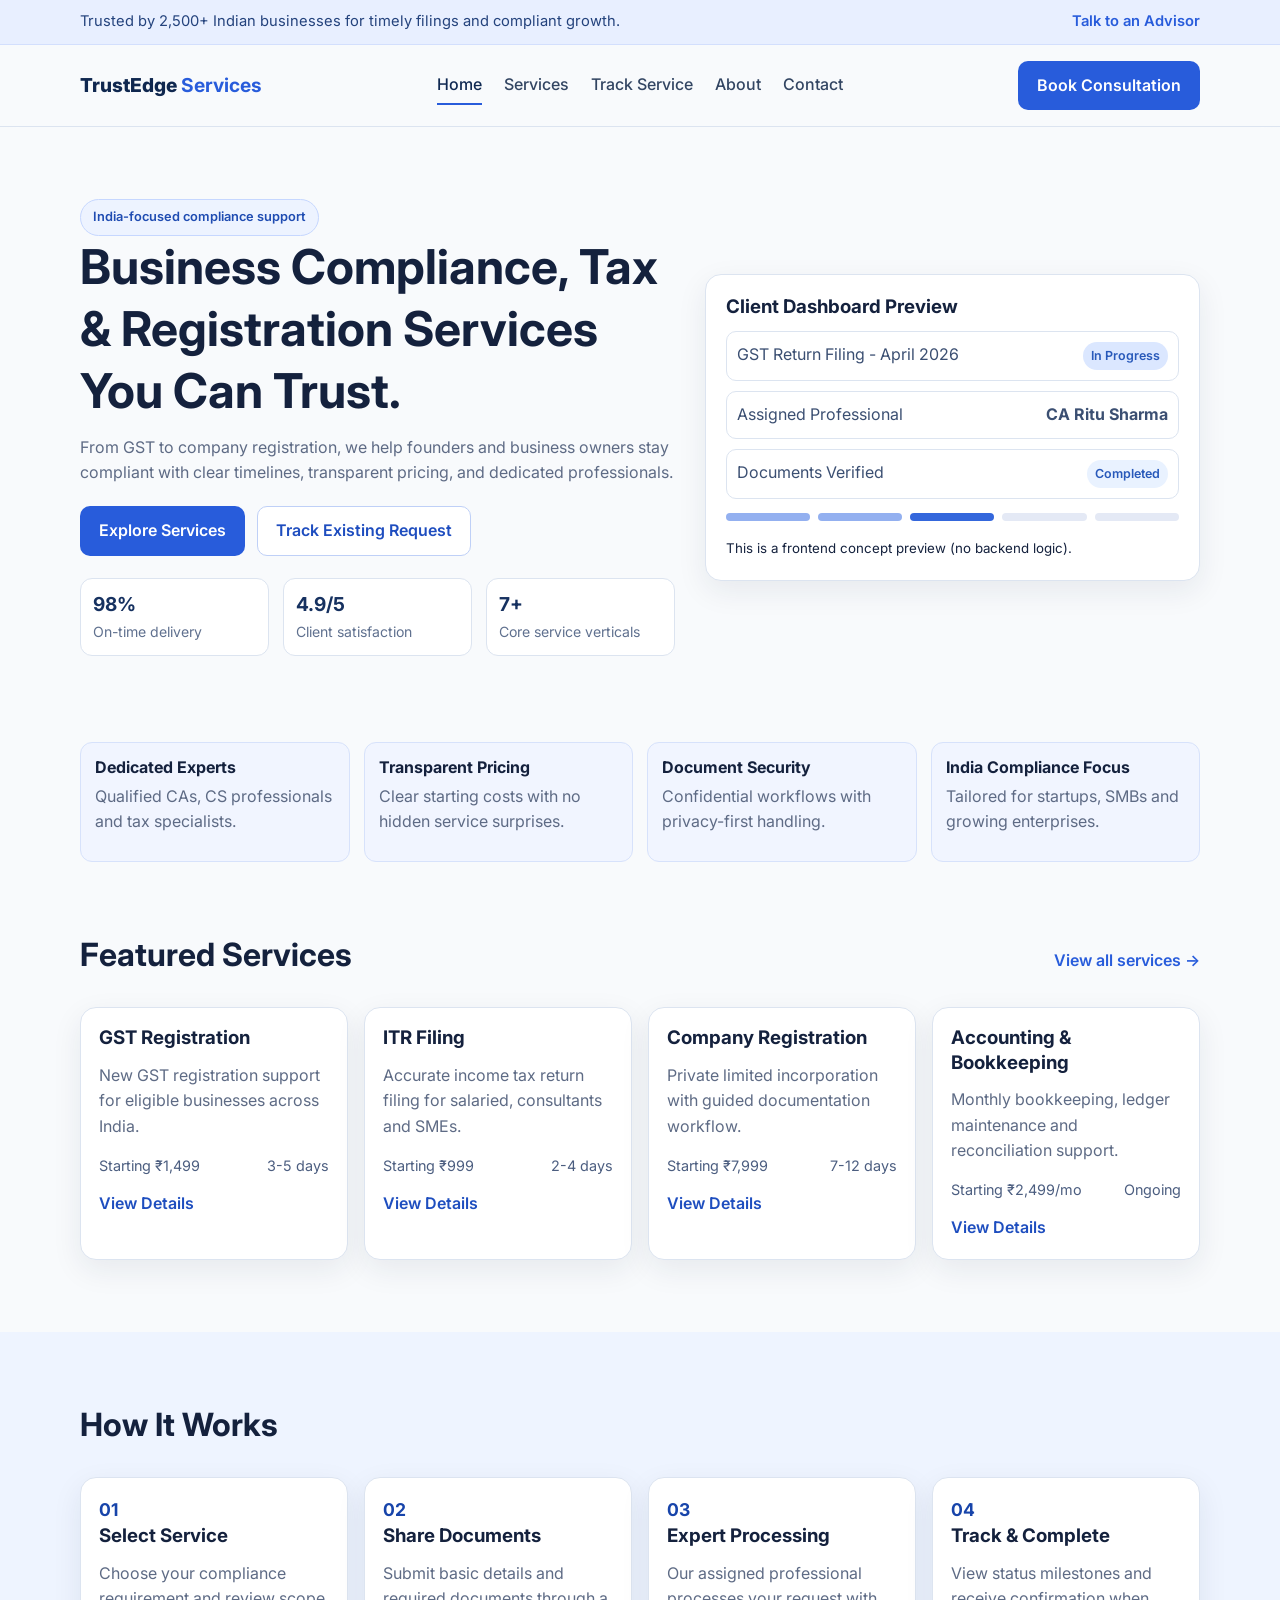
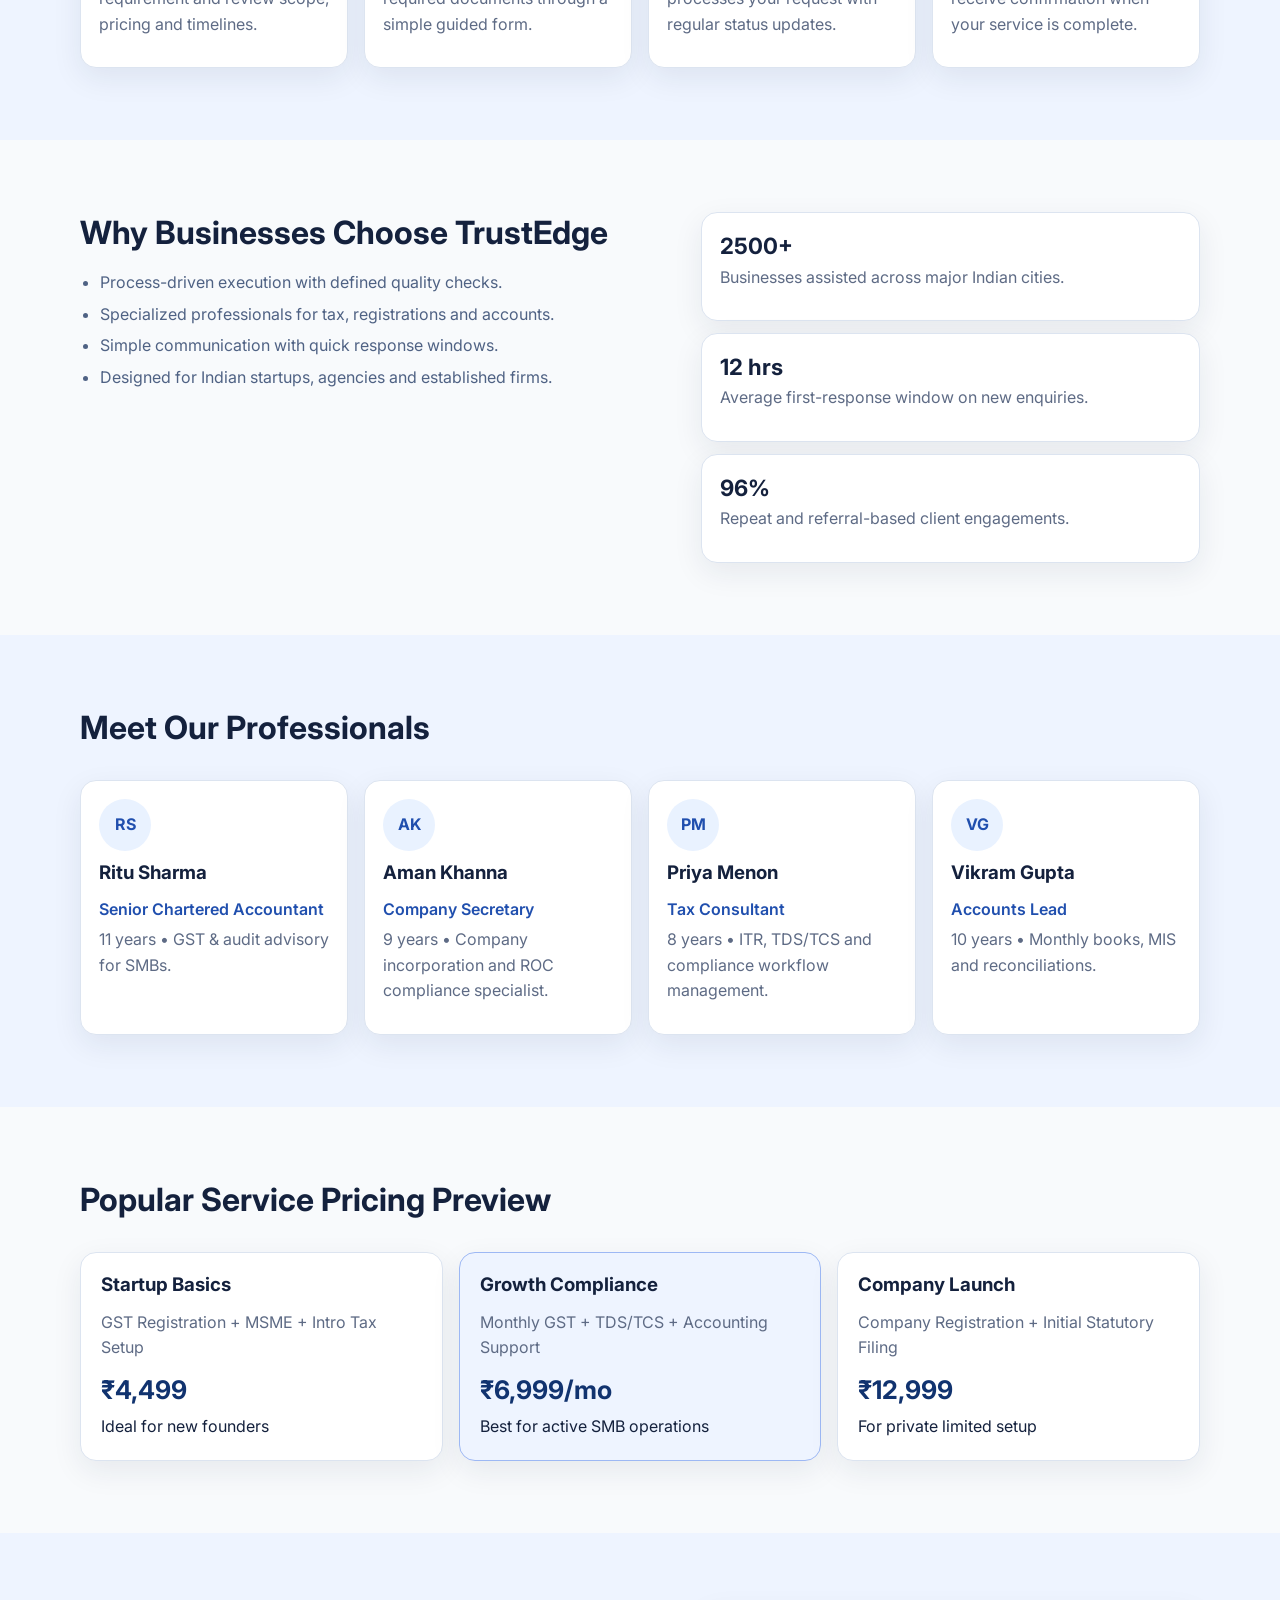
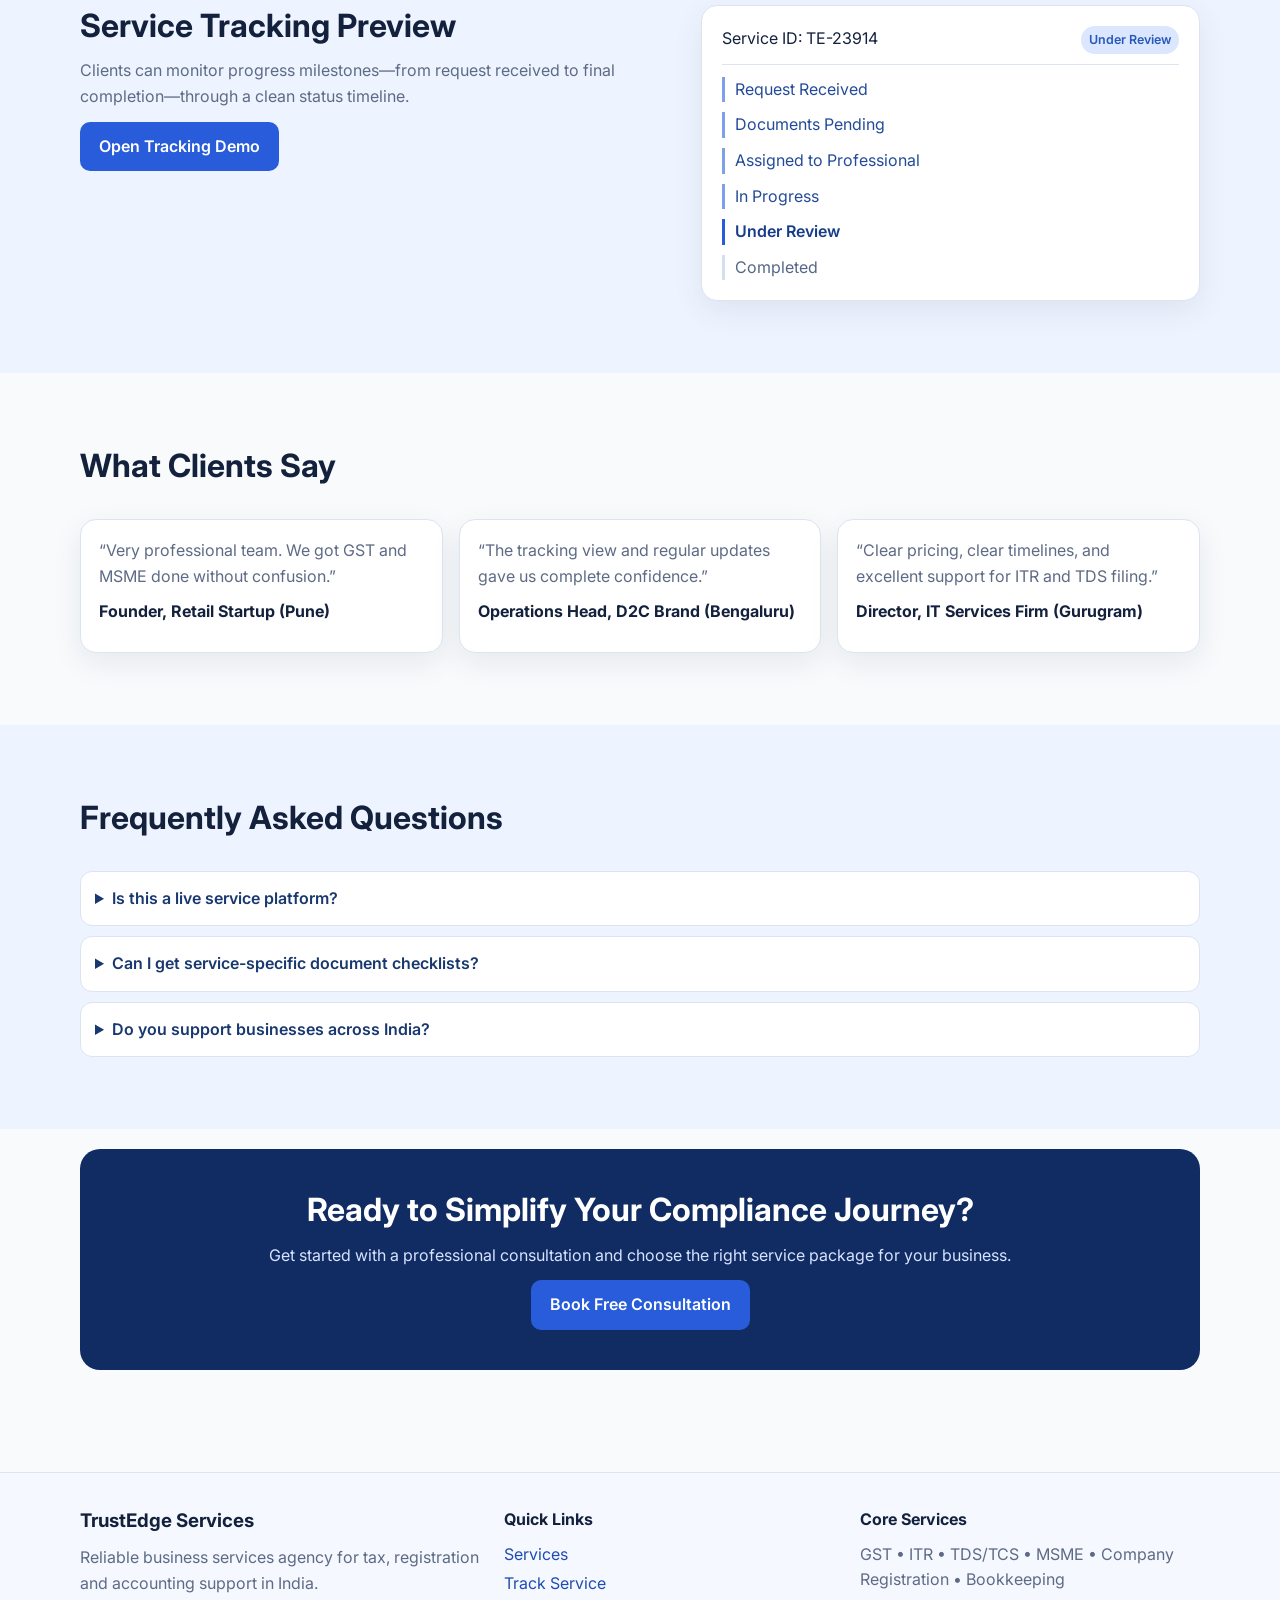
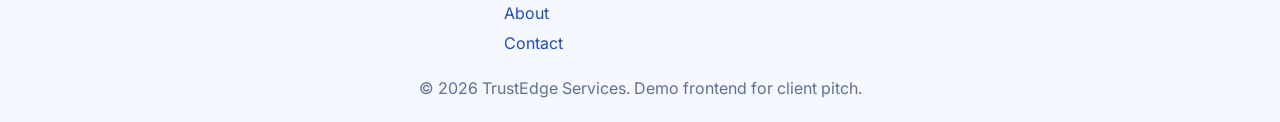
<file: index.html>
<!DOCTYPE html>
<html lang="en">
<head>
  <meta charset="UTF-8" />
  <meta name="viewport" content="width=device-width, initial-scale=1.0" />
  <title>TrustEdge Business Services | Compliance & Tax Services</title>
  <link rel="preconnect" href="https://fonts.googleapis.com">
  <link rel="preconnect" href="https://fonts.gstatic.com" crossorigin>
  <link href="https://fonts.googleapis.com/css2?family=Inter:wght@400;500;600;700;800&display=swap" rel="stylesheet">
  <link rel="stylesheet" href="style.css" />
</head>
<body>
  <div class="topbar">
    <div class="container topbar-inner">
      <span>Trusted by 2,500+ Indian businesses for timely filings and compliant growth.</span>
      <a href="contact.html">Talk to an Advisor</a>
    </div>
  </div>

  <header class="site-header">
    <div class="container nav-wrap">
      <a class="brand" href="index.html">TrustEdge<span> Services</span></a>
      <button class="menu-toggle" aria-label="Open menu">☰</button>
      <nav class="site-nav">
        <a class="active" href="index.html">Home</a>
        <a href="services.html">Services</a>
        <a href="track.html">Track Service</a>
        <a href="about.html">About</a>
        <a href="contact.html">Contact</a>
      </nav>
      <a class="btn btn-primary" href="contact.html">Book Consultation</a>
    </div>
  </header>

  <main>
    <section class="hero section">
      <div class="container hero-grid">
        <div>
          <span class="badge">India-focused compliance support</span>
          <h1>Business Compliance, Tax & Registration Services You Can Trust.</h1>
          <p>From GST to company registration, we help founders and business owners stay compliant with clear timelines, transparent pricing, and dedicated professionals.</p>
          <div class="hero-cta">
            <a class="btn btn-primary" href="services.html">Explore Services</a>
            <a class="btn btn-ghost" href="track.html">Track Existing Request</a>
          </div>
          <div class="hero-meta">
            <div><strong>98%</strong><span>On-time delivery</span></div>
            <div><strong>4.9/5</strong><span>Client satisfaction</span></div>
            <div><strong>7+</strong><span>Core service verticals</span></div>
          </div>
        </div>
        <div class="visual-card">
          <h3>Client Dashboard Preview</h3>
          <div class="mock-line"><span>GST Return Filing - April 2026</span><b class="pill blue">In Progress</b></div>
          <div class="mock-line"><span>Assigned Professional</span><b>CA Ritu Sharma</b></div>
          <div class="mock-line"><span>Documents Verified</span><b class="pill">Completed</b></div>
          <div class="timeline-mini">
            <span class="done"></span><span class="done"></span><span class="active"></span><span></span><span></span>
          </div>
          <small>This is a frontend concept preview (no backend logic).</small>
        </div>
      </div>
    </section>

    <section class="trust-strip">
      <div class="container trust-grid">
        <article><h4>Dedicated Experts</h4><p>Qualified CAs, CS professionals and tax specialists.</p></article>
        <article><h4>Transparent Pricing</h4><p>Clear starting costs with no hidden service surprises.</p></article>
        <article><h4>Document Security</h4><p>Confidential workflows with privacy-first handling.</p></article>
        <article><h4>India Compliance Focus</h4><p>Tailored for startups, SMBs and growing enterprises.</p></article>
      </div>
    </section>

    <section class="section">
      <div class="container">
        <div class="section-head">
          <h2>Featured Services</h2>
          <a href="services.html">View all services →</a>
        </div>
        <div class="card-grid">
          <article class="service-card">
            <h3>GST Registration</h3>
            <p>New GST registration support for eligible businesses across India.</p>
            <div class="meta"><span>Starting ₹1,499</span><span>3-5 days</span></div>
            <a href="service-detail.html?service=gst-registration">View Details</a>
          </article>
          <article class="service-card">
            <h3>ITR Filing</h3>
            <p>Accurate income tax return filing for salaried, consultants and SMEs.</p>
            <div class="meta"><span>Starting ₹999</span><span>2-4 days</span></div>
            <a href="service-detail.html?service=itr-filing">View Details</a>
          </article>
          <article class="service-card">
            <h3>Company Registration</h3>
            <p>Private limited incorporation with guided documentation workflow.</p>
            <div class="meta"><span>Starting ₹7,999</span><span>7-12 days</span></div>
            <a href="service-detail.html?service=company-registration">View Details</a>
          </article>
          <article class="service-card">
            <h3>Accounting & Bookkeeping</h3>
            <p>Monthly bookkeeping, ledger maintenance and reconciliation support.</p>
            <div class="meta"><span>Starting ₹2,499/mo</span><span>Ongoing</span></div>
            <a href="service-detail.html?service=accounting-bookkeeping">View Details</a>
          </article>
        </div>
      </div>
    </section>

    <section class="section bg-soft">
      <div class="container">
        <div class="section-head"><h2>How It Works</h2></div>
        <div class="steps">
          <article><b>01</b><h3>Select Service</h3><p>Choose your compliance requirement and review scope, pricing and timelines.</p></article>
          <article><b>02</b><h3>Share Documents</h3><p>Submit basic details and required documents through a simple guided form.</p></article>
          <article><b>03</b><h3>Expert Processing</h3><p>Our assigned professional processes your request with regular status updates.</p></article>
          <article><b>04</b><h3>Track & Complete</h3><p>View status milestones and receive confirmation when your service is complete.</p></article>
        </div>
      </div>
    </section>

    <section class="section">
      <div class="container two-col">
        <div>
          <h2>Why Businesses Choose TrustEdge</h2>
          <ul class="ticks">
            <li>Process-driven execution with defined quality checks.</li>
            <li>Specialized professionals for tax, registrations and accounts.</li>
            <li>Simple communication with quick response windows.</li>
            <li>Designed for Indian startups, agencies and established firms.</li>
          </ul>
        </div>
        <div class="insight-cards">
          <article><h4>2500+</h4><p>Businesses assisted across major Indian cities.</p></article>
          <article><h4>12 hrs</h4><p>Average first-response window on new enquiries.</p></article>
          <article><h4>96%</h4><p>Repeat and referral-based client engagements.</p></article>
        </div>
      </div>
    </section>

    <section class="section bg-soft">
      <div class="container">
        <div class="section-head"><h2>Meet Our Professionals</h2></div>
        <div class="experts-grid">
          <article class="expert-card"><div class="avatar">RS</div><h3>Ritu Sharma</h3><p class="role">Senior Chartered Accountant</p><p>11 years • GST & audit advisory for SMBs.</p></article>
          <article class="expert-card"><div class="avatar">AK</div><h3>Aman Khanna</h3><p class="role">Company Secretary</p><p>9 years • Company incorporation and ROC compliance specialist.</p></article>
          <article class="expert-card"><div class="avatar">PM</div><h3>Priya Menon</h3><p class="role">Tax Consultant</p><p>8 years • ITR, TDS/TCS and compliance workflow management.</p></article>
          <article class="expert-card"><div class="avatar">VG</div><h3>Vikram Gupta</h3><p class="role">Accounts Lead</p><p>10 years • Monthly books, MIS and reconciliations.</p></article>
        </div>
      </div>
    </section>

    <section class="section">
      <div class="container">
        <div class="section-head"><h2>Popular Service Pricing Preview</h2></div>
        <div class="pricing-grid">
          <article><h3>Startup Basics</h3><p>GST Registration + MSME + Intro Tax Setup</p><h4>₹4,499</h4><span>Ideal for new founders</span></article>
          <article class="featured"><h3>Growth Compliance</h3><p>Monthly GST + TDS/TCS + Accounting Support</p><h4>₹6,999/mo</h4><span>Best for active SMB operations</span></article>
          <article><h3>Company Launch</h3><p>Company Registration + Initial Statutory Filing</p><h4>₹12,999</h4><span>For private limited setup</span></article>
        </div>
      </div>
    </section>

    <section class="section bg-soft">
      <div class="container two-col">
        <div>
          <h2>Service Tracking Preview</h2>
          <p>Clients can monitor progress milestones—from request received to final completion—through a clean status timeline.</p>
          <a class="btn btn-primary" href="track.html">Open Tracking Demo</a>
        </div>
        <div class="track-preview">
          <div class="status-head"><span>Service ID: TE-23914</span><b class="pill blue">Under Review</b></div>
          <ul>
            <li class="done">Request Received</li>
            <li class="done">Documents Pending</li>
            <li class="done">Assigned to Professional</li>
            <li class="done">In Progress</li>
            <li class="active">Under Review</li>
            <li>Completed</li>
          </ul>
        </div>
      </div>
    </section>

    <section class="section">
      <div class="container">
        <div class="section-head"><h2>What Clients Say</h2></div>
        <div class="testimonials">
          <article><p>“Very professional team. We got GST and MSME done without confusion.”</p><h4>Founder, Retail Startup (Pune)</h4></article>
          <article><p>“The tracking view and regular updates gave us complete confidence.”</p><h4>Operations Head, D2C Brand (Bengaluru)</h4></article>
          <article><p>“Clear pricing, clear timelines, and excellent support for ITR and TDS filing.”</p><h4>Director, IT Services Firm (Gurugram)</h4></article>
        </div>
      </div>
    </section>

    <section class="section bg-soft">
      <div class="container">
        <div class="section-head"><h2>Frequently Asked Questions</h2></div>
        <div class="faq">
          <details><summary>Is this a live service platform?</summary><p>This is a frontend pitch demo to preview user experience. Booking and tracking shown are sample flows.</p></details>
          <details><summary>Can I get service-specific document checklists?</summary><p>Yes. Each service detail page includes required documents and the step-by-step process.</p></details>
          <details><summary>Do you support businesses across India?</summary><p>Yes, our process is built for pan-India founders, startups, freelancers and SMEs.</p></details>
        </div>
      </div>
    </section>

    <section class="section final-cta">
      <div class="container cta-box">
        <h2>Ready to Simplify Your Compliance Journey?</h2>
        <p>Get started with a professional consultation and choose the right service package for your business.</p>
        <a class="btn btn-primary" href="contact.html">Book Free Consultation</a>
      </div>
    </section>
  </main>

  <footer class="site-footer">
    <div class="container footer-grid">
      <div>
        <h3>TrustEdge Services</h3>
        <p>Reliable business services agency for tax, registration and accounting support in India.</p>
      </div>
      <div>
        <h4>Quick Links</h4>
        <a href="services.html">Services</a>
        <a href="track.html">Track Service</a>
        <a href="about.html">About</a>
        <a href="contact.html">Contact</a>
      </div>
      <div>
        <h4>Core Services</h4>
        <p>GST • ITR • TDS/TCS • MSME • Company Registration • Bookkeeping</p>
      </div>
    </div>
    <p class="copyright">© 2026 TrustEdge Services. Demo frontend for client pitch.</p>
  </footer>

  <script src="script.js"></script>
</body>
</html>
</file>
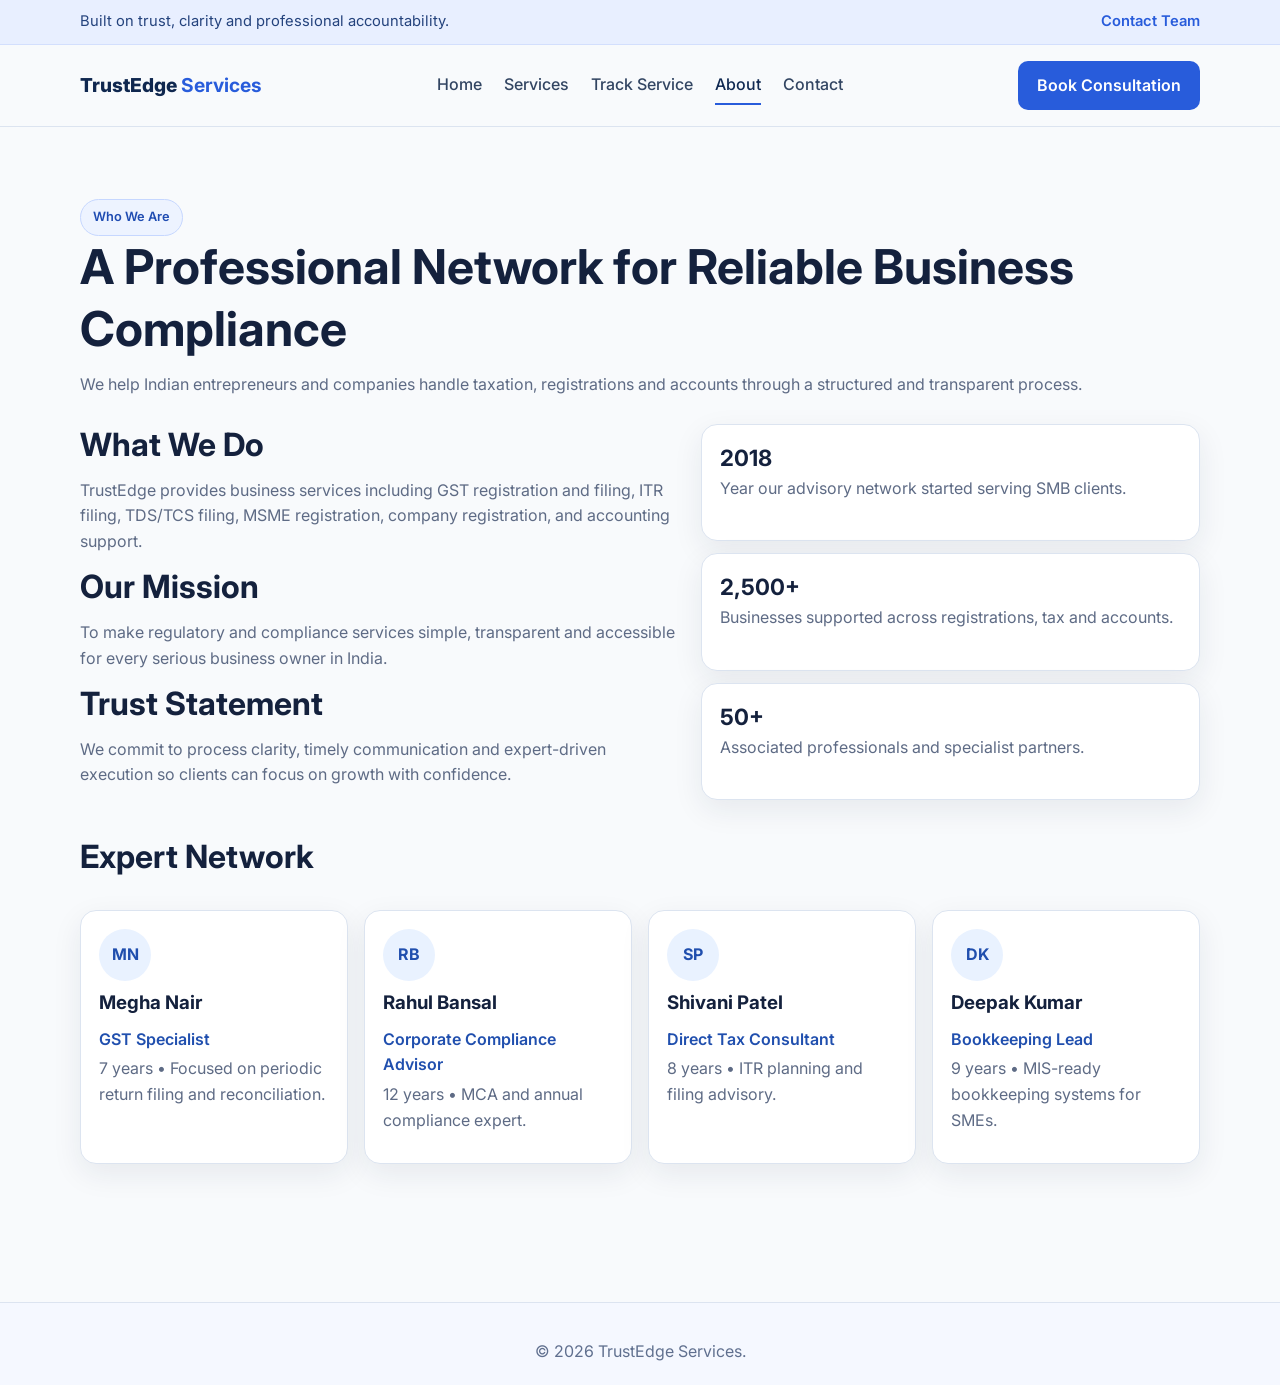
<file: about.html>
<!DOCTYPE html>
<html lang="en">
<head>
  <meta charset="UTF-8" />
  <meta name="viewport" content="width=device-width, initial-scale=1.0" />
  <title>About Us | TrustEdge Services</title>
  <link rel="preconnect" href="https://fonts.googleapis.com">
  <link rel="preconnect" href="https://fonts.gstatic.com" crossorigin>
  <link href="https://fonts.googleapis.com/css2?family=Inter:wght@400;500;600;700;800&display=swap" rel="stylesheet">
  <link rel="stylesheet" href="style.css" />
</head>
<body>
  <div class="topbar"><div class="container topbar-inner"><span>Built on trust, clarity and professional accountability.</span><a href="contact.html">Contact Team</a></div></div>
  <header class="site-header"><div class="container nav-wrap"><a class="brand" href="index.html">TrustEdge<span> Services</span></a><button class="menu-toggle" aria-label="Open menu">☰</button><nav class="site-nav"><a href="index.html">Home</a><a href="services.html">Services</a><a href="track.html">Track Service</a><a class="active" href="about.html">About</a><a href="contact.html">Contact</a></nav><a class="btn btn-primary" href="contact.html">Book Consultation</a></div></header>

  <main class="section">
    <div class="container">
      <div class="page-hero">
        <span class="badge">Who We Are</span>
        <h1>A Professional Network for Reliable Business Compliance</h1>
        <p>We help Indian entrepreneurs and companies handle taxation, registrations and accounts through a structured and transparent process.</p>
      </div>

      <div class="two-col">
        <section>
          <h2>What We Do</h2>
          <p>TrustEdge provides business services including GST registration and filing, ITR filing, TDS/TCS filing, MSME registration, company registration, and accounting support.</p>
          <h2>Our Mission</h2>
          <p>To make regulatory and compliance services simple, transparent and accessible for every serious business owner in India.</p>
          <h2>Trust Statement</h2>
          <p>We commit to process clarity, timely communication and expert-driven execution so clients can focus on growth with confidence.</p>
        </section>
        <section class="insight-cards">
          <article><h4>2018</h4><p>Year our advisory network started serving SMB clients.</p></article>
          <article><h4>2,500+</h4><p>Businesses supported across registrations, tax and accounts.</p></article>
          <article><h4>50+</h4><p>Associated professionals and specialist partners.</p></article>
        </section>
      </div>

      <section class="section-sm">
        <div class="section-head"><h2>Expert Network</h2></div>
        <div class="experts-grid">
          <article class="expert-card"><div class="avatar">MN</div><h3>Megha Nair</h3><p class="role">GST Specialist</p><p>7 years • Focused on periodic return filing and reconciliation.</p></article>
          <article class="expert-card"><div class="avatar">RB</div><h3>Rahul Bansal</h3><p class="role">Corporate Compliance Advisor</p><p>12 years • MCA and annual compliance expert.</p></article>
          <article class="expert-card"><div class="avatar">SP</div><h3>Shivani Patel</h3><p class="role">Direct Tax Consultant</p><p>8 years • ITR planning and filing advisory.</p></article>
          <article class="expert-card"><div class="avatar">DK</div><h3>Deepak Kumar</h3><p class="role">Bookkeeping Lead</p><p>9 years • MIS-ready bookkeeping systems for SMEs.</p></article>
        </div>
      </section>
    </div>
  </main>

  <footer class="site-footer"><p class="copyright">© 2026 TrustEdge Services.</p></footer>
  <script src="script.js"></script>
</body>
</html>
</file>
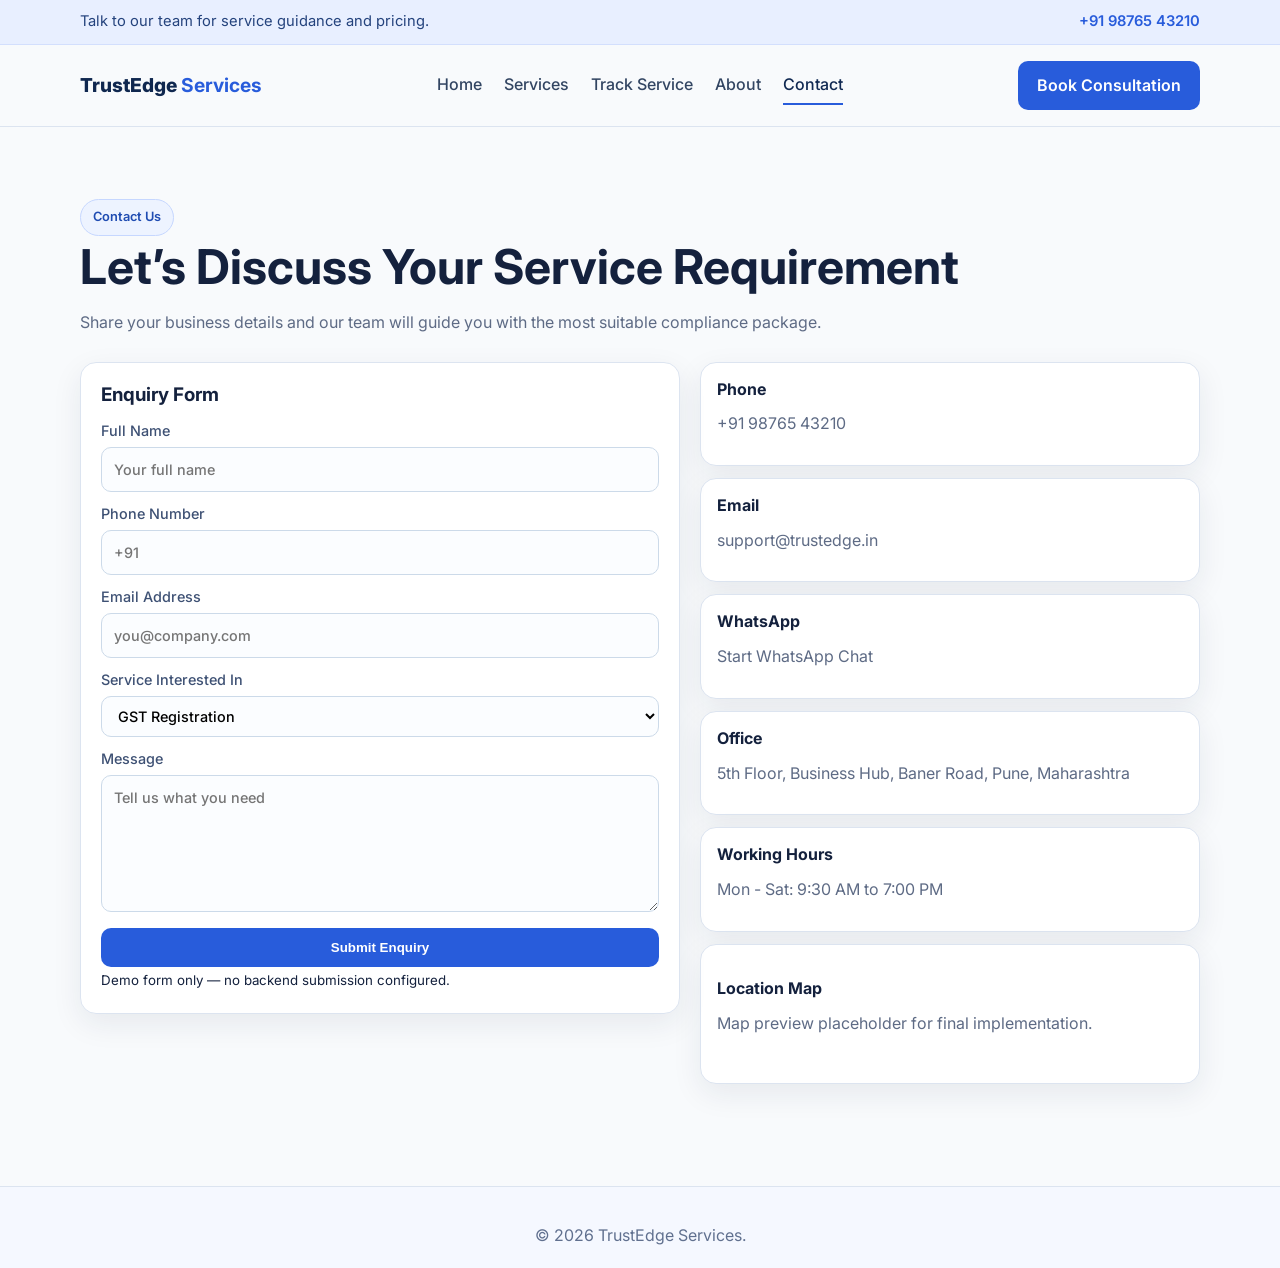
<file: contact.html>
<!DOCTYPE html>
<html lang="en">
<head>
  <meta charset="UTF-8" />
  <meta name="viewport" content="width=device-width, initial-scale=1.0" />
  <title>Contact | TrustEdge Services</title>
  <link rel="preconnect" href="https://fonts.googleapis.com">
  <link rel="preconnect" href="https://fonts.gstatic.com" crossorigin>
  <link href="https://fonts.googleapis.com/css2?family=Inter:wght@400;500;600;700;800&display=swap" rel="stylesheet">
  <link rel="stylesheet" href="style.css" />
</head>
<body>
  <div class="topbar"><div class="container topbar-inner"><span>Talk to our team for service guidance and pricing.</span><a href="tel:+919876543210">+91 98765 43210</a></div></div>
  <header class="site-header"><div class="container nav-wrap"><a class="brand" href="index.html">TrustEdge<span> Services</span></a><button class="menu-toggle" aria-label="Open menu">☰</button><nav class="site-nav"><a href="index.html">Home</a><a href="services.html">Services</a><a href="track.html">Track Service</a><a href="about.html">About</a><a class="active" href="contact.html">Contact</a></nav><a class="btn btn-primary" href="contact.html">Book Consultation</a></div></header>

  <main class="section">
    <div class="container">
      <div class="page-hero">
        <span class="badge">Contact Us</span>
        <h1>Let’s Discuss Your Service Requirement</h1>
        <p>Share your business details and our team will guide you with the most suitable compliance package.</p>
      </div>

      <div class="contact-grid">
        <section class="booking-panel">
          <h3>Enquiry Form</h3>
          <form class="demo-form">
            <label>Full Name<input type="text" placeholder="Your full name"></label>
            <label>Phone Number<input type="tel" placeholder="+91"></label>
            <label>Email Address<input type="email" placeholder="you@company.com"></label>
            <label>Service Interested In
              <select>
                <option>GST Registration</option>
                <option>GST Return Filing</option>
                <option>ITR Filing</option>
                <option>TDS / TCS Filing</option>
                <option>MSME Registration</option>
                <option>Company Registration</option>
                <option>Accounting & Bookkeeping</option>
              </select>
            </label>
            <label>Message<textarea rows="5" placeholder="Tell us what you need"></textarea></label>
            <button type="button" class="btn btn-primary full">Submit Enquiry</button>
          </form>
          <small>Demo form only — no backend submission configured.</small>
        </section>

        <section class="contact-details">
          <article><h4>Phone</h4><p>+91 98765 43210</p></article>
          <article><h4>Email</h4><p>support@trustedge.in</p></article>
          <article><h4>WhatsApp</h4><p><a href="#">Start WhatsApp Chat</a></p></article>
          <article><h4>Office</h4><p>5th Floor, Business Hub, Baner Road, Pune, Maharashtra</p></article>
          <article><h4>Working Hours</h4><p>Mon - Sat: 9:30 AM to 7:00 PM</p></article>
          <article class="map-placeholder"><h4>Location Map</h4><p>Map preview placeholder for final implementation.</p></article>
        </section>
      </div>
    </div>
  </main>

  <footer class="site-footer"><p class="copyright">© 2026 TrustEdge Services.</p></footer>
  <script src="script.js"></script>
</body>
</html>
</file>
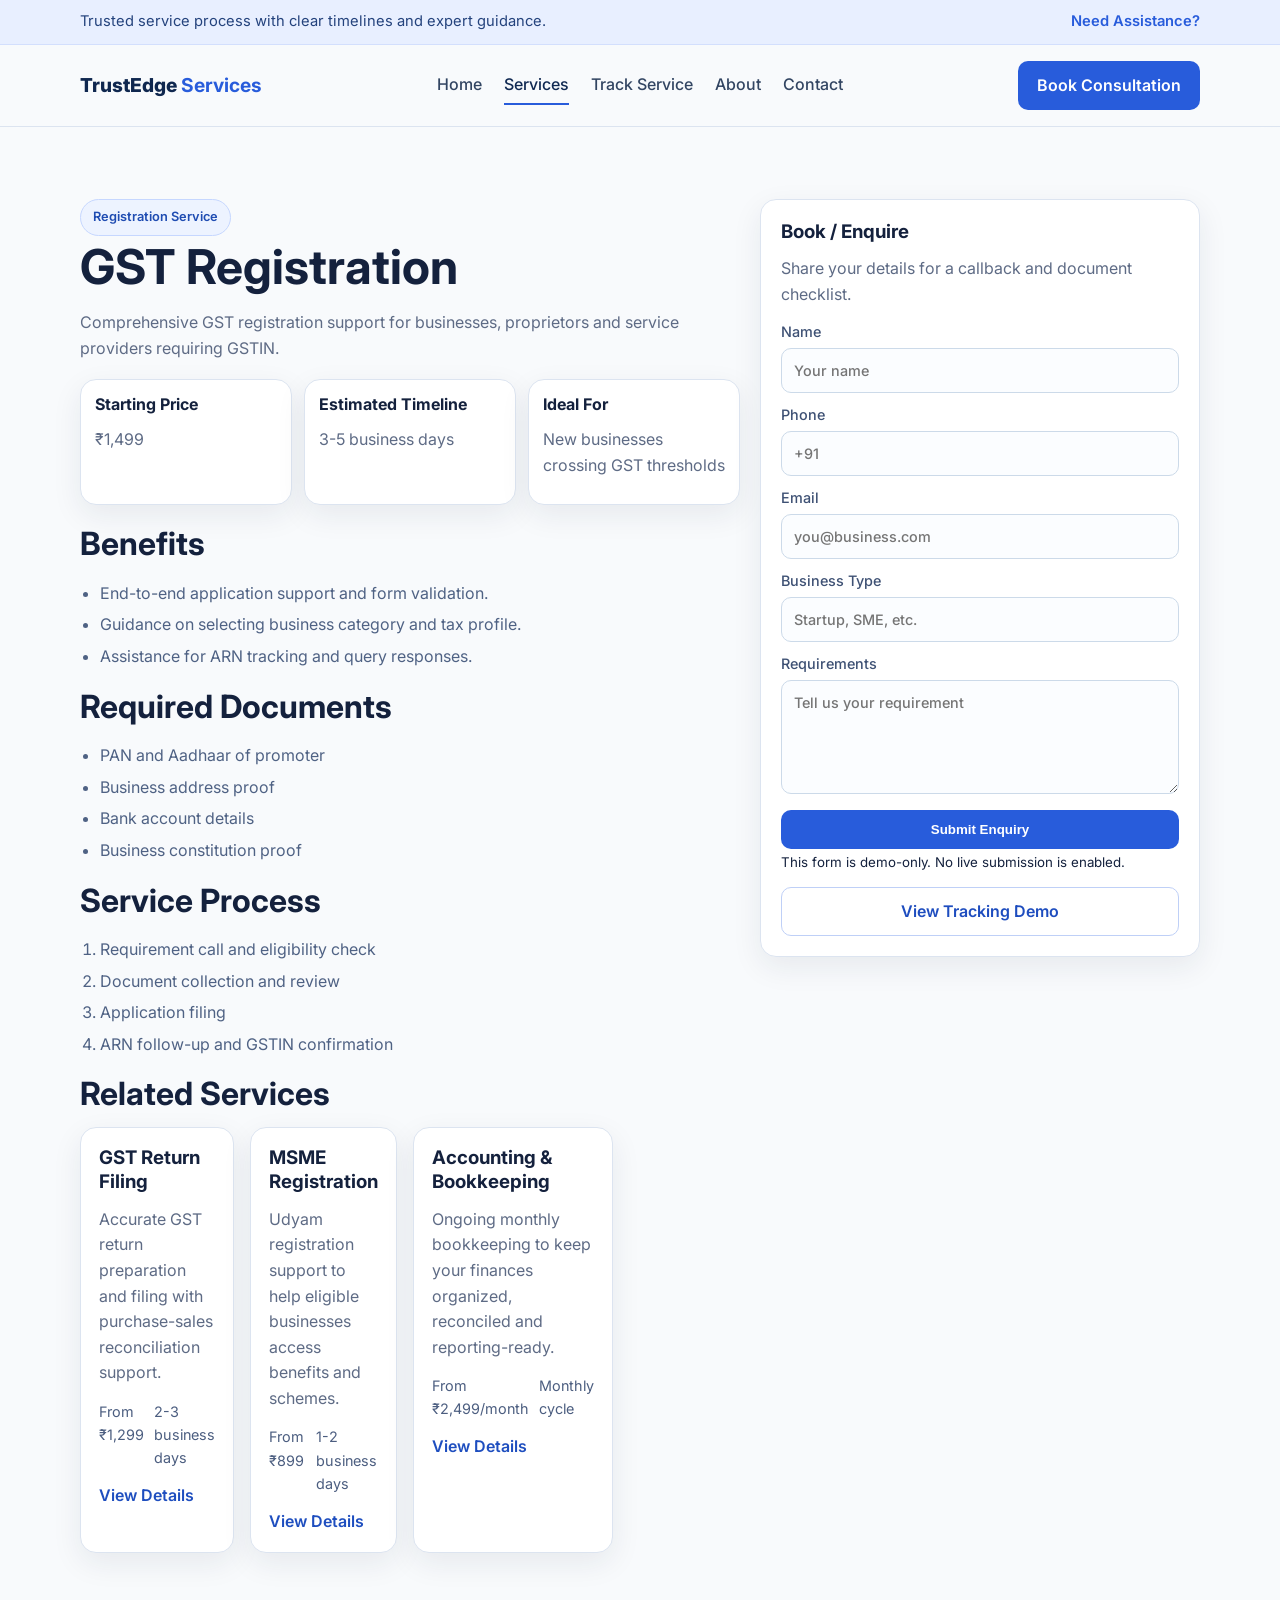
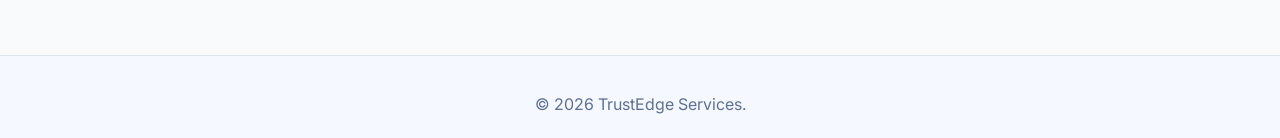
<file: service-detail.html>
<!DOCTYPE html>
<html lang="en">
<head>
  <meta charset="UTF-8" />
  <meta name="viewport" content="width=device-width, initial-scale=1.0" />
  <title>Service Details | TrustEdge Services</title>
  <link rel="preconnect" href="https://fonts.googleapis.com">
  <link rel="preconnect" href="https://fonts.gstatic.com" crossorigin>
  <link href="https://fonts.googleapis.com/css2?family=Inter:wght@400;500;600;700;800&display=swap" rel="stylesheet">
  <link rel="stylesheet" href="style.css" />
</head>
<body>
  <div class="topbar"><div class="container topbar-inner"><span>Trusted service process with clear timelines and expert guidance.</span><a href="contact.html">Need Assistance?</a></div></div>
  <header class="site-header"><div class="container nav-wrap"><a class="brand" href="index.html">TrustEdge<span> Services</span></a><button class="menu-toggle" aria-label="Open menu">☰</button><nav class="site-nav"><a href="index.html">Home</a><a class="active" href="services.html">Services</a><a href="track.html">Track Service</a><a href="about.html">About</a><a href="contact.html">Contact</a></nav><a class="btn btn-primary" href="contact.html">Book Consultation</a></div></header>

  <main class="section">
    <div class="container detail-layout">
      <section class="detail-content">
        <span class="badge" id="detail-category">Tax & Compliance</span>
        <h1 id="detail-title">Loading service...</h1>
        <p id="detail-intro"></p>

        <div class="detail-meta-cards">
          <article><h4>Starting Price</h4><p id="detail-price"></p></article>
          <article><h4>Estimated Timeline</h4><p id="detail-days"></p></article>
          <article><h4>Ideal For</h4><p id="detail-for"></p></article>
        </div>

        <h2>Benefits</h2>
        <ul id="detail-benefits" class="ticks"></ul>

        <h2>Required Documents</h2>
        <ul id="detail-docs" class="doc-list"></ul>

        <h2>Service Process</h2>
        <ol id="detail-process" class="process-list"></ol>

        <h2>Related Services</h2>
        <div id="detail-related" class="card-grid"></div>
      </section>

      <aside class="booking-panel">
        <h3>Book / Enquire</h3>
        <p>Share your details for a callback and document checklist.</p>
        <form class="demo-form">
          <label>Name<input type="text" placeholder="Your name"></label>
          <label>Phone<input type="tel" placeholder="+91"></label>
          <label>Email<input type="email" placeholder="you@business.com"></label>
          <label>Business Type<input type="text" placeholder="Startup, SME, etc."></label>
          <label>Requirements<textarea rows="4" placeholder="Tell us your requirement"></textarea></label>
          <button type="button" class="btn btn-primary full">Submit Enquiry</button>
        </form>
        <small>This form is demo-only. No live submission is enabled.</small>
        <a class="btn btn-ghost full mt12" href="track.html">View Tracking Demo</a>
      </aside>
    </div>
  </main>

  <footer class="site-footer"><p class="copyright">© 2026 TrustEdge Services.</p></footer>
  <script src="script.js"></script>
</body>
</html>
</file>
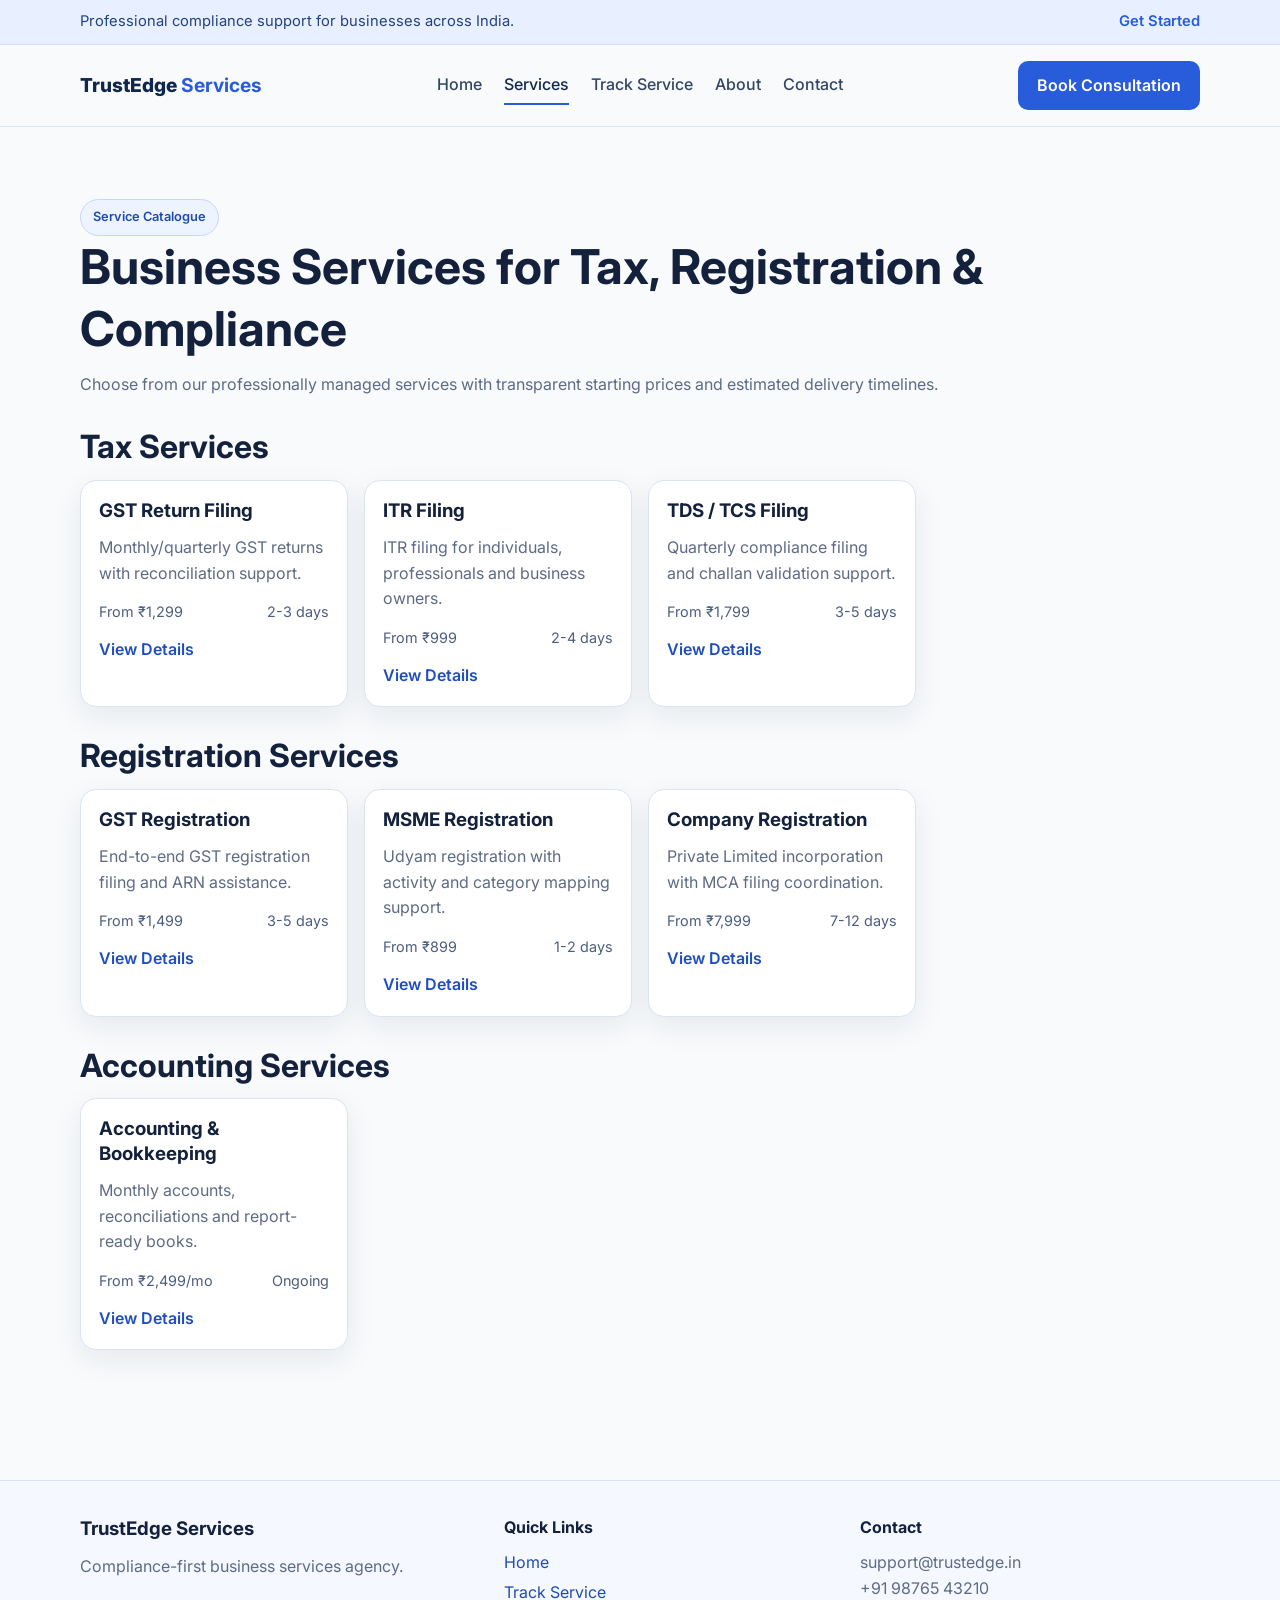
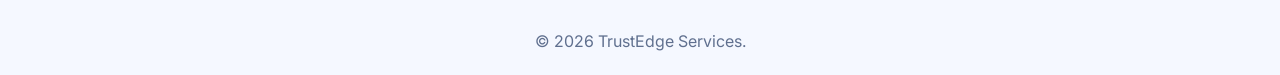
<file: services.html>
<!DOCTYPE html>
<html lang="en">
<head>
  <meta charset="UTF-8" />
  <meta name="viewport" content="width=device-width, initial-scale=1.0" />
  <title>Services | TrustEdge Business Services</title>
  <link rel="preconnect" href="https://fonts.googleapis.com">
  <link rel="preconnect" href="https://fonts.gstatic.com" crossorigin>
  <link href="https://fonts.googleapis.com/css2?family=Inter:wght@400;500;600;700;800&display=swap" rel="stylesheet">
  <link rel="stylesheet" href="style.css" />
</head>
<body>
  <div class="topbar"><div class="container topbar-inner"><span>Professional compliance support for businesses across India.</span><a href="contact.html">Get Started</a></div></div>
  <header class="site-header"><div class="container nav-wrap"><a class="brand" href="index.html">TrustEdge<span> Services</span></a><button class="menu-toggle" aria-label="Open menu">☰</button><nav class="site-nav"><a href="index.html">Home</a><a class="active" href="services.html">Services</a><a href="track.html">Track Service</a><a href="about.html">About</a><a href="contact.html">Contact</a></nav><a class="btn btn-primary" href="contact.html">Book Consultation</a></div></header>

  <main class="section">
    <div class="container">
      <div class="page-hero">
        <span class="badge">Service Catalogue</span>
        <h1>Business Services for Tax, Registration & Compliance</h1>
        <p>Choose from our professionally managed services with transparent starting prices and estimated delivery timelines.</p>
      </div>

      <section class="service-group">
        <h2>Tax Services</h2>
        <div class="card-grid">
          <article class="service-card"><h3>GST Return Filing</h3><p>Monthly/quarterly GST returns with reconciliation support.</p><div class="meta"><span>From ₹1,299</span><span>2-3 days</span></div><a href="service-detail.html?service=gst-return-filing">View Details</a></article>
          <article class="service-card"><h3>ITR Filing</h3><p>ITR filing for individuals, professionals and business owners.</p><div class="meta"><span>From ₹999</span><span>2-4 days</span></div><a href="service-detail.html?service=itr-filing">View Details</a></article>
          <article class="service-card"><h3>TDS / TCS Filing</h3><p>Quarterly compliance filing and challan validation support.</p><div class="meta"><span>From ₹1,799</span><span>3-5 days</span></div><a href="service-detail.html?service=tds-tcs-filing">View Details</a></article>
        </div>
      </section>

      <section class="service-group">
        <h2>Registration Services</h2>
        <div class="card-grid">
          <article class="service-card"><h3>GST Registration</h3><p>End-to-end GST registration filing and ARN assistance.</p><div class="meta"><span>From ₹1,499</span><span>3-5 days</span></div><a href="service-detail.html?service=gst-registration">View Details</a></article>
          <article class="service-card"><h3>MSME Registration</h3><p>Udyam registration with activity and category mapping support.</p><div class="meta"><span>From ₹899</span><span>1-2 days</span></div><a href="service-detail.html?service=msme-registration">View Details</a></article>
          <article class="service-card"><h3>Company Registration</h3><p>Private Limited incorporation with MCA filing coordination.</p><div class="meta"><span>From ₹7,999</span><span>7-12 days</span></div><a href="service-detail.html?service=company-registration">View Details</a></article>
        </div>
      </section>

      <section class="service-group">
        <h2>Accounting Services</h2>
        <div class="card-grid">
          <article class="service-card"><h3>Accounting & Bookkeeping</h3><p>Monthly accounts, reconciliations and report-ready books.</p><div class="meta"><span>From ₹2,499/mo</span><span>Ongoing</span></div><a href="service-detail.html?service=accounting-bookkeeping">View Details</a></article>
        </div>
      </section>
    </div>
  </main>

  <footer class="site-footer">
    <div class="container footer-grid"><div><h3>TrustEdge Services</h3><p>Compliance-first business services agency.</p></div><div><h4>Quick Links</h4><a href="index.html">Home</a><a href="track.html">Track Service</a></div><div><h4>Contact</h4><p>support@trustedge.in<br>+91 98765 43210</p></div></div>
    <p class="copyright">© 2026 TrustEdge Services.</p>
  </footer>

  <script src="script.js"></script>
</body>
</html>
</file>
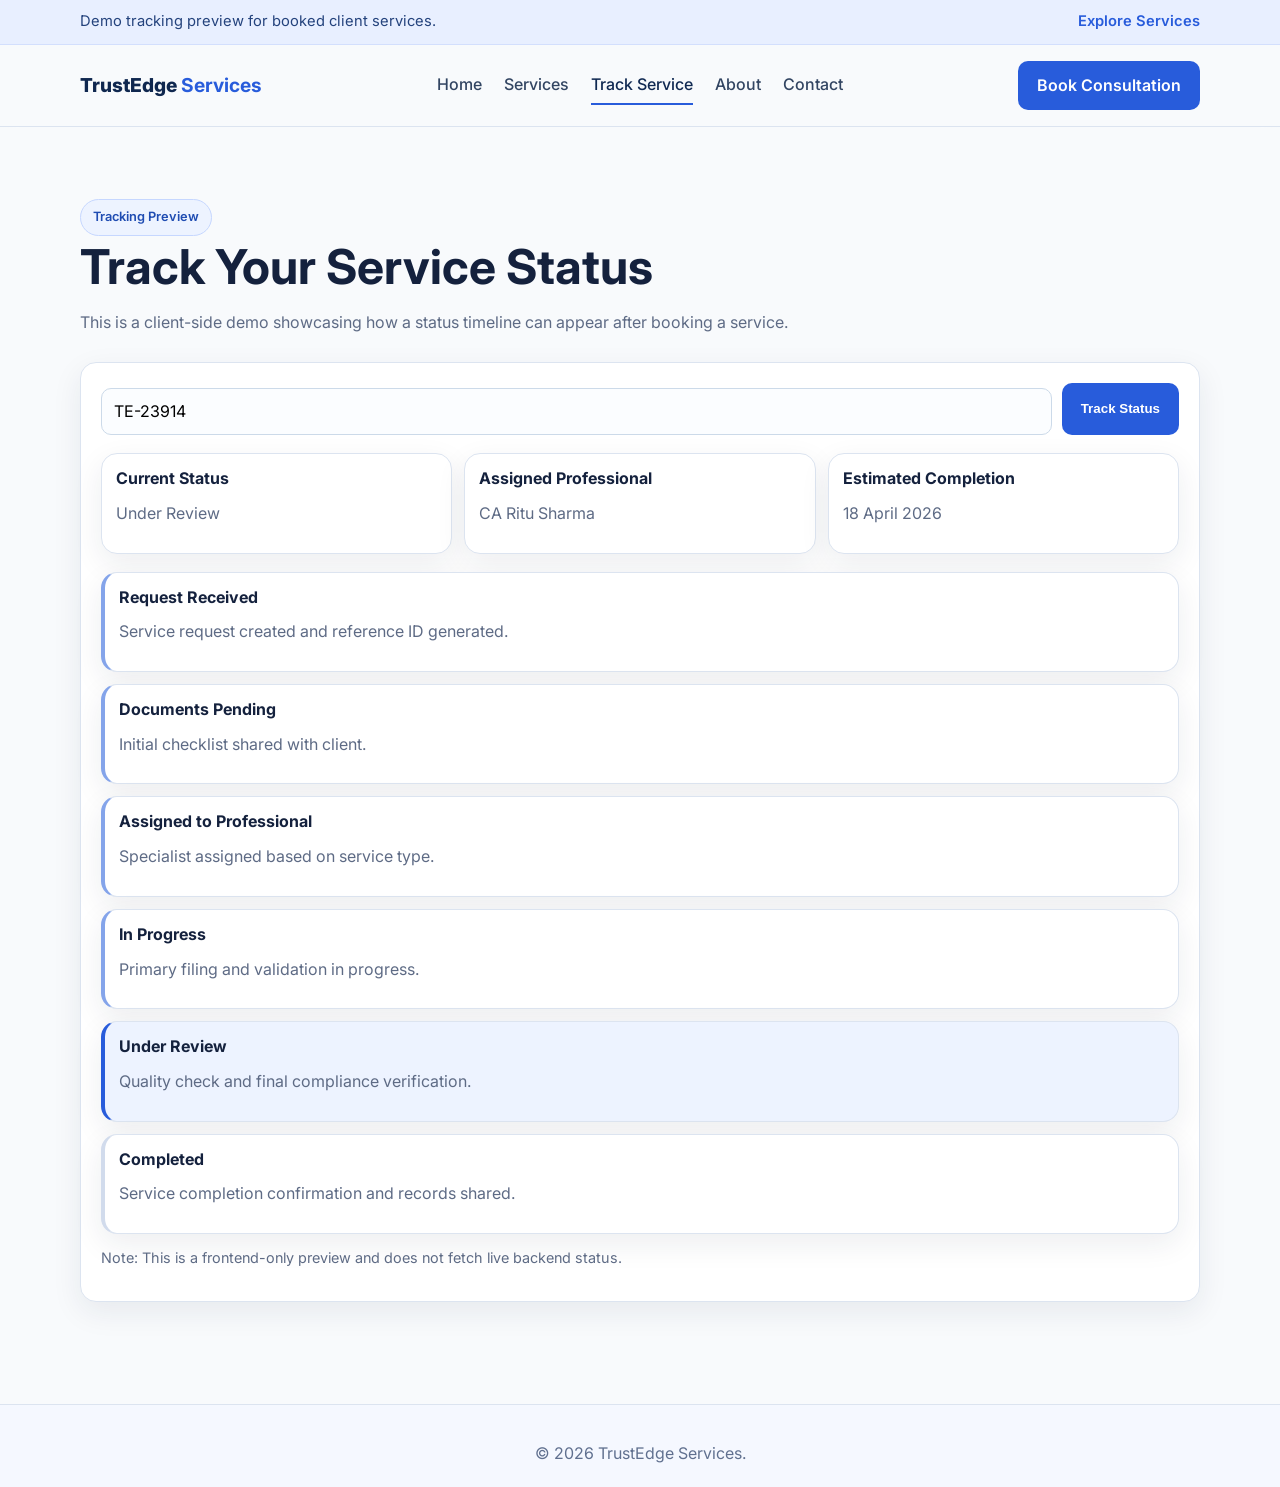
<file: track.html>
<!DOCTYPE html>
<html lang="en">
<head>
  <meta charset="UTF-8" />
  <meta name="viewport" content="width=device-width, initial-scale=1.0" />
  <title>Track Service | TrustEdge Services</title>
  <link rel="preconnect" href="https://fonts.googleapis.com">
  <link rel="preconnect" href="https://fonts.gstatic.com" crossorigin>
  <link href="https://fonts.googleapis.com/css2?family=Inter:wght@400;500;600;700;800&display=swap" rel="stylesheet">
  <link rel="stylesheet" href="style.css" />
</head>
<body>
  <div class="topbar"><div class="container topbar-inner"><span>Demo tracking preview for booked client services.</span><a href="services.html">Explore Services</a></div></div>
  <header class="site-header"><div class="container nav-wrap"><a class="brand" href="index.html">TrustEdge<span> Services</span></a><button class="menu-toggle" aria-label="Open menu">☰</button><nav class="site-nav"><a href="index.html">Home</a><a href="services.html">Services</a><a class="active" href="track.html">Track Service</a><a href="about.html">About</a><a href="contact.html">Contact</a></nav><a class="btn btn-primary" href="contact.html">Book Consultation</a></div></header>

  <main class="section">
    <div class="container">
      <div class="page-hero">
        <span class="badge">Tracking Preview</span>
        <h1>Track Your Service Status</h1>
        <p>This is a client-side demo showcasing how a status timeline can appear after booking a service.</p>
      </div>

      <section class="track-box">
        <div class="track-input-row">
          <input type="text" placeholder="Enter Service ID (e.g., TE-23914)" value="TE-23914" />
          <button class="btn btn-primary" type="button">Track Status</button>
        </div>

        <div class="detail-meta-cards">
          <article><h4>Current Status</h4><p>Under Review</p></article>
          <article><h4>Assigned Professional</h4><p>CA Ritu Sharma</p></article>
          <article><h4>Estimated Completion</h4><p>18 April 2026</p></article>
        </div>

        <ul class="timeline">
          <li class="done"><h4>Request Received</h4><p>Service request created and reference ID generated.</p></li>
          <li class="done"><h4>Documents Pending</h4><p>Initial checklist shared with client.</p></li>
          <li class="done"><h4>Assigned to Professional</h4><p>Specialist assigned based on service type.</p></li>
          <li class="done"><h4>In Progress</h4><p>Primary filing and validation in progress.</p></li>
          <li class="active"><h4>Under Review</h4><p>Quality check and final compliance verification.</p></li>
          <li><h4>Completed</h4><p>Service completion confirmation and records shared.</p></li>
        </ul>

        <p class="helper">Note: This is a frontend-only preview and does not fetch live backend status.</p>
      </section>
    </div>
  </main>

  <footer class="site-footer"><p class="copyright">© 2026 TrustEdge Services.</p></footer>
  <script src="script.js"></script>
</body>
</html>
</file>
<file: style.css>
:root {
  --bg: #f8fafc;
  --white: #ffffff;
  --soft: #eef4ff;
  --text: #14213d;
  --muted: #5e6b85;
  --border: #dce4f0;
  --primary: #285cdb;
  --primary-strong: #1d48b0;
  --shadow: 0 10px 30px rgba(20, 33, 61, 0.08);
  --radius: 16px;
}

* { box-sizing: border-box; }
body {
  margin: 0;
  font-family: "Inter", system-ui, -apple-system, sans-serif;
  background: var(--bg);
  color: var(--text);
  line-height: 1.6;
}

a { color: inherit; text-decoration: none; }
.container { width: min(1120px, 92%); margin: 0 auto; }
.section { padding: 72px 0; }
.section-sm { padding: 36px 0; }
.bg-soft { background: var(--soft); }

.topbar {
  background: #e8efff;
  border-bottom: 1px solid #d3dffd;
  font-size: 0.92rem;
}
.topbar-inner { display: flex; justify-content: space-between; gap: 16px; padding: 10px 0; color: #24437d; }
.topbar a { font-weight: 600; color: var(--primary); }

.site-header {
  position: sticky;
  top: 0;
  z-index: 20;
  background: rgba(248, 250, 252, 0.95);
  backdrop-filter: blur(8px);
  border-bottom: 1px solid var(--border);
}
.nav-wrap { display: flex; align-items: center; justify-content: space-between; gap: 18px; padding: 16px 0; }
.brand { font-size: 1.2rem; font-weight: 800; color: #0f274f; }
.brand span { color: var(--primary); font-weight: 700; }
.site-nav { display: flex; gap: 22px; }
.site-nav a { color: #324562; font-weight: 500; padding: 6px 0; border-bottom: 2px solid transparent; }
.site-nav a.active, .site-nav a:hover { color: #102952; border-bottom-color: var(--primary); }
.menu-toggle { display: none; border: 1px solid var(--border); background: var(--white); border-radius: 10px; padding: 6px 10px; }

.btn {
  display: inline-flex;
  align-items: center;
  justify-content: center;
  gap: 6px;
  border-radius: 10px;
  padding: 11px 18px;
  font-weight: 600;
  border: 1px solid transparent;
}
.btn-primary { background: var(--primary); color: #fff; }
.btn-primary:hover { background: var(--primary-strong); }
.btn-ghost { border-color: #bfd0f7; color: #1e4dbf; background: #fff; }
.full { width: 100%; }
.mt12 { margin-top: 12px; }

.badge {
  display: inline-block;
  font-size: 0.8rem;
  font-weight: 600;
  color: #1f4cb2;
  border: 1px solid #c6d7ff;
  background: #edf3ff;
  border-radius: 999px;
  padding: 7px 12px;
}

.hero-grid { display: grid; grid-template-columns: 1.2fr 1fr; gap: 30px; align-items: center; }
h1, h2, h3, h4 { margin: 0 0 12px; line-height: 1.3; }
h1 { font-size: clamp(2rem, 4vw, 3rem); }
h2 { font-size: clamp(1.5rem, 3vw, 2rem); }
p { margin: 0 0 12px; color: var(--muted); }
.hero-cta { display: flex; gap: 12px; margin: 20px 0; flex-wrap: wrap; }
.hero-meta { display: grid; grid-template-columns: repeat(3, 1fr); gap: 14px; margin-top: 22px; }
.hero-meta div { background: var(--white); border: 1px solid var(--border); border-radius: 12px; padding: 10px 12px; }
.hero-meta strong { display: block; font-size: 1.2rem; color: #163160; }
.hero-meta span { color: #60718f; font-size: .88rem; }

.visual-card,
.service-card,
.expert-card,
.track-preview,
.testimonials article,
.pricing-grid article,
.steps article,
.insight-cards article,
.detail-meta-cards article,
.booking-panel,
.contact-details article,
.timeline li,
.track-box { background: var(--white); border: 1px solid var(--border); border-radius: var(--radius); box-shadow: var(--shadow); }

.visual-card { padding: 20px; }
.mock-line { display: flex; justify-content: space-between; gap: 12px; border: 1px solid var(--border); border-radius: 10px; padding: 10px; margin: 10px 0; color: #3b4f72; }
.pill { font-size: 0.78rem; background: #e9f2ff; color: #2859ba; border-radius: 999px; padding: 4px 8px; font-weight: 600; }
.pill.blue { background: #dbe7ff; }
.timeline-mini { display: grid; grid-template-columns: repeat(5, 1fr); gap: 8px; margin: 14px 0; }
.timeline-mini span { height: 8px; border-radius: 999px; background: #e4e9f5; }
.timeline-mini .done { background: #93b0f0; }
.timeline-mini .active { background: #3467dc; }

.trust-strip { padding: 14px 0 0; }
.trust-grid { display: grid; grid-template-columns: repeat(4, 1fr); gap: 14px; }
.trust-grid article { background: #f1f5ff; border: 1px solid #d7e2fb; border-radius: 12px; padding: 14px; }
.trust-grid h4 { margin-bottom: 6px; }

.section-head { display: flex; justify-content: space-between; align-items: center; margin-bottom: 20px; gap: 12px; }
.section-head a { color: var(--primary); font-weight: 600; }
.card-grid { display: grid; grid-template-columns: repeat(4, 1fr); gap: 16px; }
.service-card { padding: 18px; }
.service-card .meta { display: flex; justify-content: space-between; gap: 10px; margin: 14px 0; font-size: 0.9rem; color: #4c5e80; }
.service-card a { color: #1e4ebf; font-weight: 600; }

.steps { display: grid; grid-template-columns: repeat(4, 1fr); gap: 16px; }
.steps article { padding: 18px; }
.steps b { font-size: 1.1rem; color: #1744aa; }

.two-col { display: grid; grid-template-columns: 1.2fr 1fr; gap: 22px; }
.ticks, .doc-list, .process-list { padding-left: 20px; color: #4f6284; }
.ticks li, .doc-list li, .process-list li { margin: 6px 0; }

.insight-cards { display: grid; gap: 12px; }
.insight-cards article { padding: 18px; }
.insight-cards h4 { font-size: 1.4rem; margin-bottom: 4px; }

.experts-grid { display: grid; grid-template-columns: repeat(4, 1fr); gap: 16px; }
.expert-card { padding: 18px; }
.avatar { width: 52px; height: 52px; border-radius: 50%; display: grid; place-items: center; background: #e9f2ff; color: #204fae; font-weight: 700; margin-bottom: 10px; }
.role { color: #204fae; font-weight: 600; margin-bottom: 4px; }

.pricing-grid { display: grid; grid-template-columns: repeat(3, 1fr); gap: 16px; }
.pricing-grid article { padding: 20px; }
.pricing-grid .featured { border: 1.5px solid #9db8f4; background: #eef4ff; }
.pricing-grid h4 { font-size: 1.6rem; color: #11336f; margin: 8px 0; }

.track-preview { padding: 20px; }
.status-head { display: flex; justify-content: space-between; gap: 12px; padding-bottom: 10px; border-bottom: 1px solid var(--border); }
.track-preview ul { list-style: none; padding: 0; margin: 12px 0 0; display: grid; gap: 10px; }
.track-preview li { border-left: 3px solid #d5deef; padding-left: 10px; color: #546685; }
.track-preview li.done { border-left-color: #7ea0ea; color: #244b99; }
.track-preview li.active { border-left-color: #285cdb; color: #173d89; font-weight: 600; }

.testimonials { display: grid; grid-template-columns: repeat(3, 1fr); gap: 16px; }
.testimonials article { padding: 18px; }
.faq { display: grid; gap: 10px; }
.faq details { background: #fff; border: 1px solid var(--border); border-radius: 12px; padding: 14px; }
.faq summary { cursor: pointer; font-weight: 600; color: #18386f; }

.final-cta { padding-top: 20px; }
.cta-box { background: #102c63; color: #fff; text-align: center; border-radius: 20px; padding: 40px 20px; }
.cta-box p { color: #d8e3ff; }

.site-footer { padding: 36px 0 20px; border-top: 1px solid var(--border); margin-top: 30px; background: #f5f8ff; }
.footer-grid { display: grid; grid-template-columns: 1.2fr 1fr 1fr; gap: 16px; margin-bottom: 16px; }
.footer-grid a { display: block; margin: 4px 0; color: #1f4cb2; }
.copyright { text-align: center; color: #60708f; margin: 0; }

.page-hero { margin-bottom: 26px; }
.service-group { margin: 28px 0; }
.detail-layout { display: grid; grid-template-columns: 1.5fr 1fr; gap: 20px; }
.detail-meta-cards { display: grid; grid-template-columns: repeat(3, 1fr); gap: 12px; margin: 18px 0; }
.detail-meta-cards article { padding: 14px; }
.booking-panel { padding: 20px; position: sticky; top: 98px; height: fit-content; }
.demo-form { display: grid; gap: 10px; }
label { font-size: 0.9rem; color: #3e5174; font-weight: 500; }
input, textarea, select {
  width: 100%;
  margin-top: 5px;
  border: 1px solid #ccdae9;
  background: #fbfdff;
  border-radius: 10px;
  padding: 10px 12px;
  font: inherit;
}

.track-box { padding: 20px; }
.track-input-row { display: flex; gap: 10px; margin-bottom: 16px; }
.track-input-row input { flex: 1; }
.timeline { list-style: none; padding: 0; margin: 12px 0; display: grid; gap: 12px; }
.timeline li { padding: 14px; border-left: 4px solid #d1dbec; }
.timeline li.done { border-left-color: #84a4ea; }
.timeline li.active { border-left-color: var(--primary); background: #edf3ff; }
.helper { font-size: 0.9rem; }

.contact-grid { display: grid; grid-template-columns: 1.2fr 1fr; gap: 20px; }
.contact-details { display: grid; gap: 12px; }
.contact-details article { padding: 16px; }
.map-placeholder { min-height: 140px; display: grid; align-content: center; }

@media (max-width: 1024px) {
  .card-grid { grid-template-columns: repeat(2, 1fr); }
  .experts-grid { grid-template-columns: repeat(2, 1fr); }
  .trust-grid { grid-template-columns: repeat(2, 1fr); }
  .steps { grid-template-columns: repeat(2, 1fr); }
  .testimonials, .pricing-grid, .footer-grid { grid-template-columns: 1fr; }
}

@media (max-width: 860px) {
  .menu-toggle { display: block; }
  .site-nav {
    display: none;
    position: absolute;
    top: 64px;
    left: 4%;
    right: 4%;
    flex-direction: column;
    gap: 8px;
    background: #fff;
    border: 1px solid var(--border);
    border-radius: 12px;
    padding: 12px;
  }
  .site-nav.open { display: flex; }
  .nav-wrap > .btn { display: none; }
  .hero-grid, .two-col, .detail-layout, .contact-grid { grid-template-columns: 1fr; }
  .hero-meta, .detail-meta-cards { grid-template-columns: 1fr; }
  .booking-panel { position: static; }
}

@media (max-width: 640px) {
  .topbar-inner { flex-direction: column; align-items: flex-start; }
  .card-grid, .experts-grid, .trust-grid, .steps { grid-template-columns: 1fr; }
}
</file>
